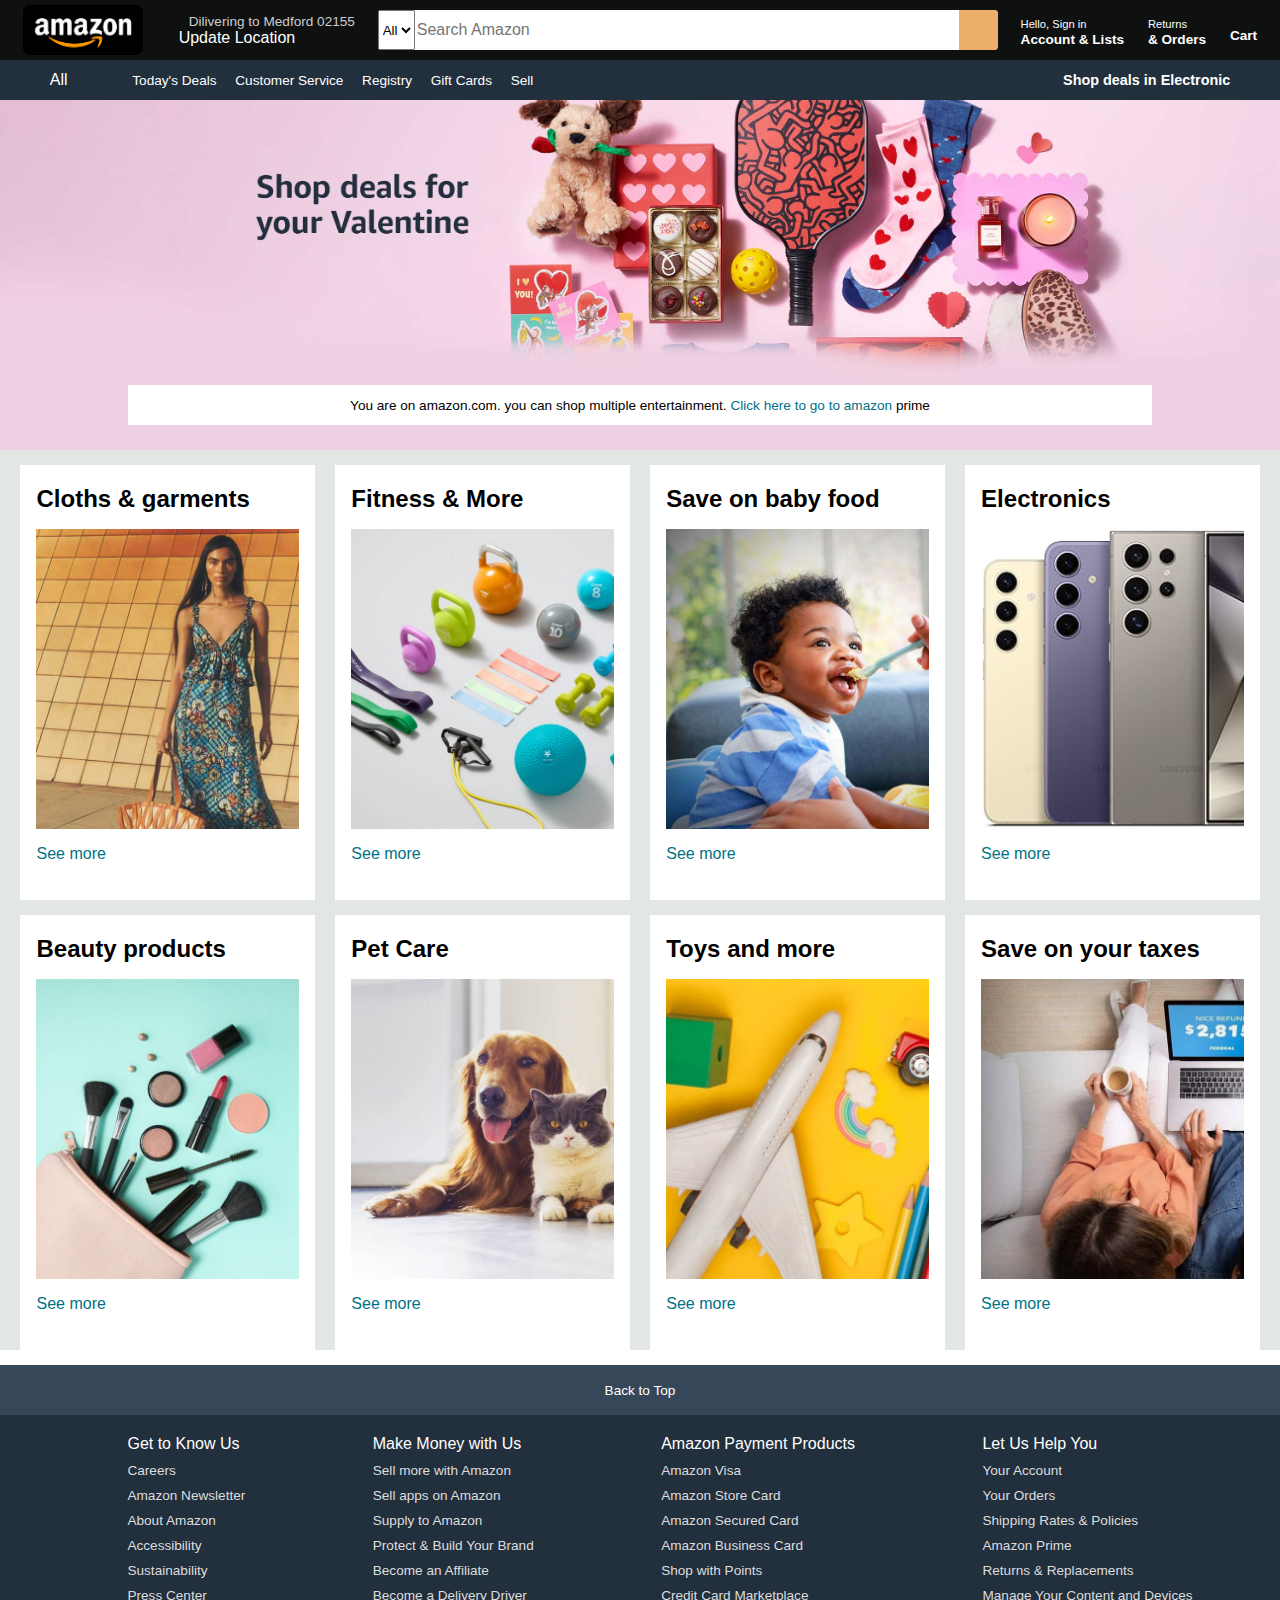
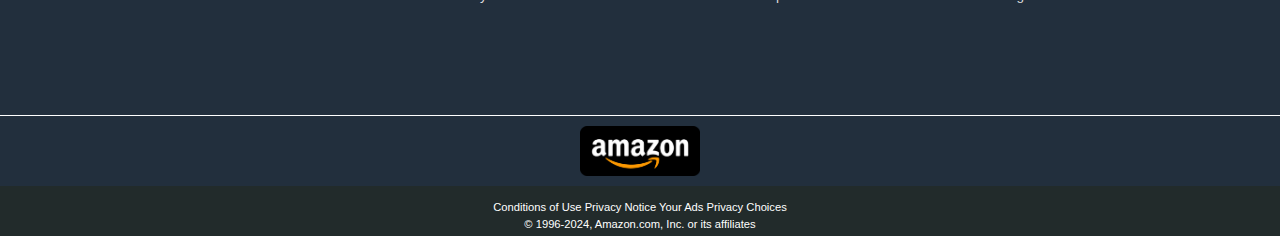
<file: index.html>
<!DOCTYPE html>
<html lang="en">

<head>
    <meta charset="UTF-8">
    <meta name="viewport" content="width=device-width, initial-scale=1.0">
    <title>Amazon</title>
    <link rel="stylesheet" href="https://cdnjs.cloudflare.com/ajax/libs/font-awesome/6.5.1/css/all.min.css"
        integrity="sha512-DTOQO9RWCH3ppGqcWaEA1BIZOC6xxalwEsw9c2QQeAIftl+Vegovlnee1c9QX4TctnWMn13TZye+giMm8e2LwA=="
        crossorigin="anonymous" referrerpolicy="no-referrer" />
    <link rel="stylesheet" href="styles.css">
</head>

<body>
    <header>
        <div class="navbar">
            <div class="nav-logo border">
                <div class="logo"></div>
            </div>

            <div class="nav-address border">
                <p class="add-first">Dilivering to Medford 02155</p>
                <div class="add-icon">
                    <i class="fa-solid fa-location-dot"></i>
                    <p class="add-second">Update Location</p>
                </div>
            </div>

            <div class="nav-search">
                <select class="search-select">
                    <option>All</option>
                </select>
                <input placeholder="Search Amazon" class="search-input">
                <div class="search-icon">
                    <i class="fa-solid fa-magnifying-glass"></i>
                </div>
            </div>

            <div class="nav-signin border">
                <p><span>Hello, Sign in</span></p>
                <p class="nav-second">Account & Lists</p>
            </div>

            <div class="nav-returns border">
                <p><span>Returns</span></p>
                <p class="nav-second">& Orders</p>
            </div>
            <div class="nav-cart border">
                <i class="fa-solid fa-cart-shopping"></i> Cart
            </div>
        </div>
        <!-- panel html code -->
        <div class="panel">
            <div class="panel-all">
                <i class="fa-solid fa-bars"></i>
                All
            </div>
            <div class="panel-ops">
                <P>Today's Deals</P>
                <p>Customer Service</p>
                <p>Registry</p>
                <p>Gift Cards</p>
                <p>Sell</p>
            </div>
            <div class="panel-deals">Shop deals in Electronic
            </div>
        </div>
    </header>

    <div class="hero-section">
        <div class="hero-msg">
            <p> You are on amazon.com. you can shop multiple entertainment. <a>Click here to go to amazon
                </a>prime</p>
        </div>
    </div>
    <div class="shop-section">
        <div class="box1 box">
            <div class="box-content">
                <h2>Cloths & garments</h2>
                <div class="box-img" style="background-image: url('Images/box12_image.jpg');"></div>
                <p>See more</p>
            </div>
        </div>
        <div class="box2 box">
            <div class="box-content">
                <h2>Fitness & More</h2>
                <div class="box-img" style="background-image: url('Images/box11_image.jpg');"></div>
                <p>See more</p>
            </div>
        </div>
        <div class="box3 box">
            <div class="box-content">
                <h2>Save on baby food</h2>
                <div class="box-img" style="background-image: url('Images/box16_image.jpg');"></div>
                <p>See more</p>
            </div>
        </div>
        <div class="box4 box">
            <div class="box-content">
                <h2>Electronics</h2>
                <div class="box-img" style="background-image: url('Images/box14_image.jpg');"></div>
                <p>See more</p>
            </div>
        </div>

        <div class="box5 box">
            <div class="box-content">
                <h2>Beauty products</h2>
                <div class="box-img" style="background-image: url('Images/box5_image.jpg');"></div>
                <p>See more</p>
            </div>
        </div>
        <div class="box6 box">
            <div class="box-content">
                <h2>Pet Care</h2>
                <div class="box-img" style="background-image: url('Images/box6_image.jpg');"></div>
                <p>See more</p>
            </div>
        </div>
        <div class="box7 box">
            <div class="box-content">
                <h2>Toys and more</h2>
                <div class="box-img" style="background-image: url('Images/box7_image.jpg');"></div>
                <p>See more</p>
            </div>
        </div>
        <div class="box8 box">
            <div class="box-content">
                <h2>Save on your taxes</h2>
                <div class="box-img" style="background-image: url('Images/box15_image.jpg');"></div>
                <p>See more</p>
            </div>
        </div>
    </div>

    <footer>
        <div class="footer-panel1">
            Back to Top
        </div>
        <!-- creating unorder lits -->
        <div class="footer-panel2">
            <ul>
                <P>Get to Know Us</P>
                <a>Careers</a>
                <a>Amazon Newsletter</a>
                <a>About Amazon</a>
                <a>Accessibility</a>
                <a>Sustainability</a>
                <a>Press Center</a>
                </a>

            </ul>
            <ul>
                <P>Make Money with Us</P>
                <a>Sell more with Amazon</a>
                <a>Sell apps on Amazon</a>
                <a>Supply to Amazon</a>
                <a>Protect & Build Your Brand</a>
                <a>Become an Affiliate</a>
                <a>Become a Delivery Driver</a>
            </ul>
            <ul>
                <P>Amazon Payment Products</P>
                <a>Amazon Visa</a>
                <a>Amazon Store Card</a>
                <a>Amazon Secured Card</a>
                <a>Amazon Business Card</a>
                <a>Shop with Points</a>
                <a>Credit Card Marketplace</a>
            </ul>
            <ul>
                <P>Let Us Help You</P>
                <a>Your Account</a>
                <a>Your Orders</a>
                <a>Shipping Rates & Policies</a>
                <a>Amazon Prime</a>
                <a>Returns & Replacements</a>
                <a>Manage Your Content and Devices</a>
            </ul>

        </div>
        <div class="footer-panel3">
            <div class="logo">

            </div>
        </div>

        <div class="footer-panel4">
            <div class="pages">
                <a>Conditions of Use</a>
                <a>Privacy Notice</a>
                <a>Your Ads Privacy Choices</a>
            </div>
            <div class="copyright">
                © 1996-2024, Amazon.com, Inc. or its affiliates
            </div>
        </div>

    </footer>
</body>

</html>
</file>
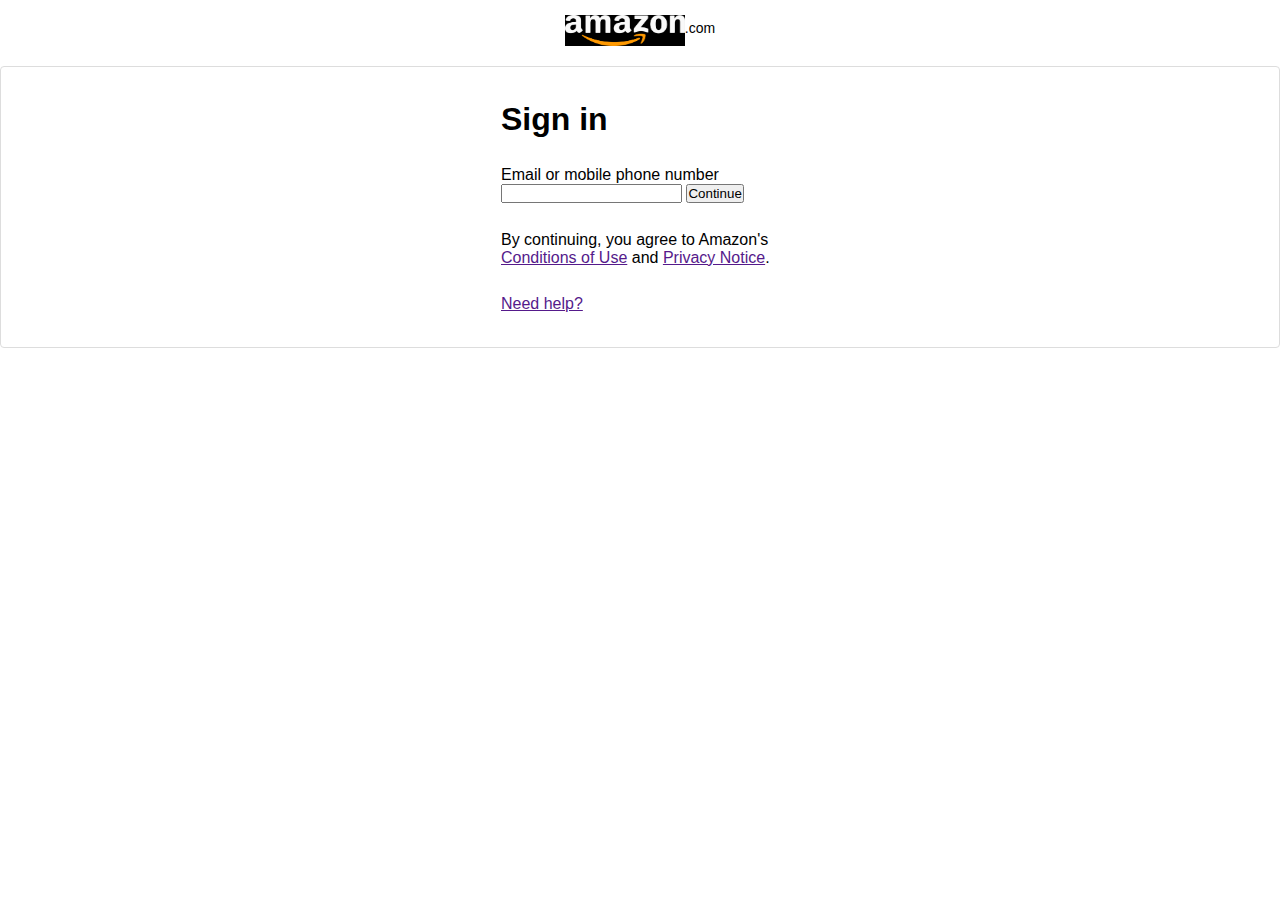
<file: login.html>
<!DOCTYPE html>
<html lang="en">

<head>
    <meta charset="UTF-8">
    <meta name="viewport" content="width=device-width, initial-scale=1.0">
    <title>Amazon login page</title>
    <link rel="stylesheet" href="login.css">
</head>
<section>
    <div class="logo"> <img src="Images/amazon-logo-transparent.webp" alt="">
        <span>
            <div>.com</div>
        </span>
    </div>
    <div class="card">
        <h1>Sign in </h1>
        <div class="form">
            <label for="">Email or mobile phone number</label>
            <input type="text">
            <button>Continue</button>
        </div>
        <p>By continuing, you agree to Amazon's <a href="">Conditions of Use</a> and <a href="">Privacy Notice</a>.</p>
        <a href="" class="icon"> Need help?</a>
    </div>

</section>

<body>


</body>

</html>
</file>
<file: styles.css>
* {
    margin: 0;
    font-family: Arial;
    border: border-box;
}

.navbar {
    height: 60px;
    background-color: #0f1111;
    color: white;
    display: flex;
    align-items: center;
    justify-content: space-evenly;
}

/* First box*/

.nav-logo {
    height: 50px;
    width: 110px;
}

.logo {
    background-image: url("Images/Amazon-Logo.webp");
    background-size: cover;
    height: 50px;
    width: 110px;
}

.border {
    border: 1.5px solid transparent;
}

.border:hover {
    border: 1.5px solid white;
}

/* Box two */

.add-first {
    color: #cccccc;
    font-size: 0.85rem;
    margin-left: 32px;
}

.add-second {
    font-size: 1rem;
    margin-left: 5px;
}

.add-icon {
    display: flex;
    align-items: center;
    margin-left: 17px;
}


/* Third Box */

.nav-search {
    display: flex;
    justify-content: space-evenly;
    background-color: pink;
    width: 620px;
    height: 40px;
    border-radius: 4px;
}

.seach-select {
    background-color: #f3f3f3;
    width: 50px;
    text-align: center;
    border-top-left-radius: 4px;
    border-bottom-left-radius: 4px;
    border: none;
}

.search-input {
    width: 100%;
    font-size: 1rem;
    border: none;
}

.search-icon {
    width: 45px;
    display: flex;
    justify-content: center;
    align-items: center;
    font-size: 1.2rem;
    background-color: rgb(235, 175, 107);
    border-top-right-radius: 4px;
    border-bottom-right-radius: 4px;
    color: #0f1111;
}


.nav-search:hover {
    border: 2px solid orange;
}

/* Box four */

span {
    font-size: 0.7rem;
}

.nav-second {
    font-size: 0.85rem;
    font-weight: 700;
}

/* box six */

.nav-cart i {
    font-size: 30px;
}

.nav-cart {
    font-size: 0.85rem;
    font-weight: 700;
}


/* Pannel codes for css */

.panel {
    height: 40px;
    background-color: #222f3d;
    display: flex;
    color: white;
    align-items: center;
    justify-content: space-evenly;
}

/* for aall the panel options dispaly paragraph to put inline  */
.panel-ops p {
    display: inline;
    margin-left: 15px;
}

.panel-ops {
    width: 70%;
    font-size: 0.85rem;
}

.panel-deals {
    font-size: 0.90rem;
    font-weight: 700;
}

/* Hero section */

.hero-section {
    background-image: url("Images/hero_image.jpg");
    background-size: cover;
    height: 350px;
    display: flex;
    justify-content: center;
    align-items: flex-end;

}

.hero-msg {
    background-color: white;
    color: black;
    height: 40px;
    display: flex;
    align-items: center;
    justify-content: center;
    font-size: 0.85rem;
    width: 80%;
    margin-bottom: 25px;

}

.hero-msg a {
    color: #007185;
}

/* Shop-section */

.shop-section {
    display: flex;
    flex-wrap: wrap;
    justify-content: space-evenly;
    background-color: #e2e7e6;
}

.box {
    /* border: 2px solid black; */
    height: 400px;
    width: 23%;
    background-color: white;
    padding: 20px 0px 15px;
    margin-top: 15px;
}

.box-img {
    height: 300px;
    background-size: cover;
    margin-top: 1rem;
    margin-bottom: 1rem;
}


.box-content p {
    color: #007185;
}

.box-content {
    margin-left: 1rem;
    margin-right: 1rem;

}


/* Footer design */
footer {
    margin-top: 15px;
}

.footer-panel1 {
    background-color: #37475a;
    color: white;
    height: 50px;
    display: flex;
    justify-content: center;
    align-items: center;
    font-size: 0.85rem;
}

.footer-panel2 {
    background-color: #222f3d;
    color: white;
    height: 300px;
    display: flex;
    justify-content: space-evenly;
}

ul {
    margin-top: 20px;
}

ul a {
    display: block;
    font-size: 0.85rem;
    margin-top: 10px;
    color: #dddddd;

}


/* Footer-panel3 */

.footer-panel3 {
    background-color: #222f3d;
    color: white;
    border-top: 0.5px solid white;
    height: 70px;
    display: flex;
    justify-content: center;
    align-items: center;
}

.logo {
    background-image: url("Images/Amazon-Logo.webp");
    background-size: cover;
    height: 50px;
    width: 120px;
}


/* Footer-panel4 */

.footer-panel4 {
    background-color: #222b2b;
    color: white;
    height: 50px;
    /* display: flex;
    justify-content: center;
    align-items: center; */

}

.pages {
    font-size: 0.7rem;
    text-align: center;
    padding-top: 15px;
}

.copyright {
    padding: 5px;
    font-size: 0.7rem;
    text-align: center;
}
</file>
<file: login.css>
* {
    margin: 0px;
    padding: 0px;
    font-family: Arial, Helvetica, sans-serif;
}

.logo {
    display: flex;
    justify-content: center;
    align-items: center;
}


.logo img {
    width: 120px;
    background-color: black;
    height: 31px;
    margin-top: 15px;

}

.logo span {
    margin-top: 10px;
    font-size: 14px;
}

.card {
    width: 290;
    height: 240px;
    padding: 20px 500px;
    display: flex;
    justify-content: space-around;
    flex-direction: column;
    border: 1px solid #ddd;
    border-radius: 4px;
    margin: 20px auto 25px auto;

}
</file>
